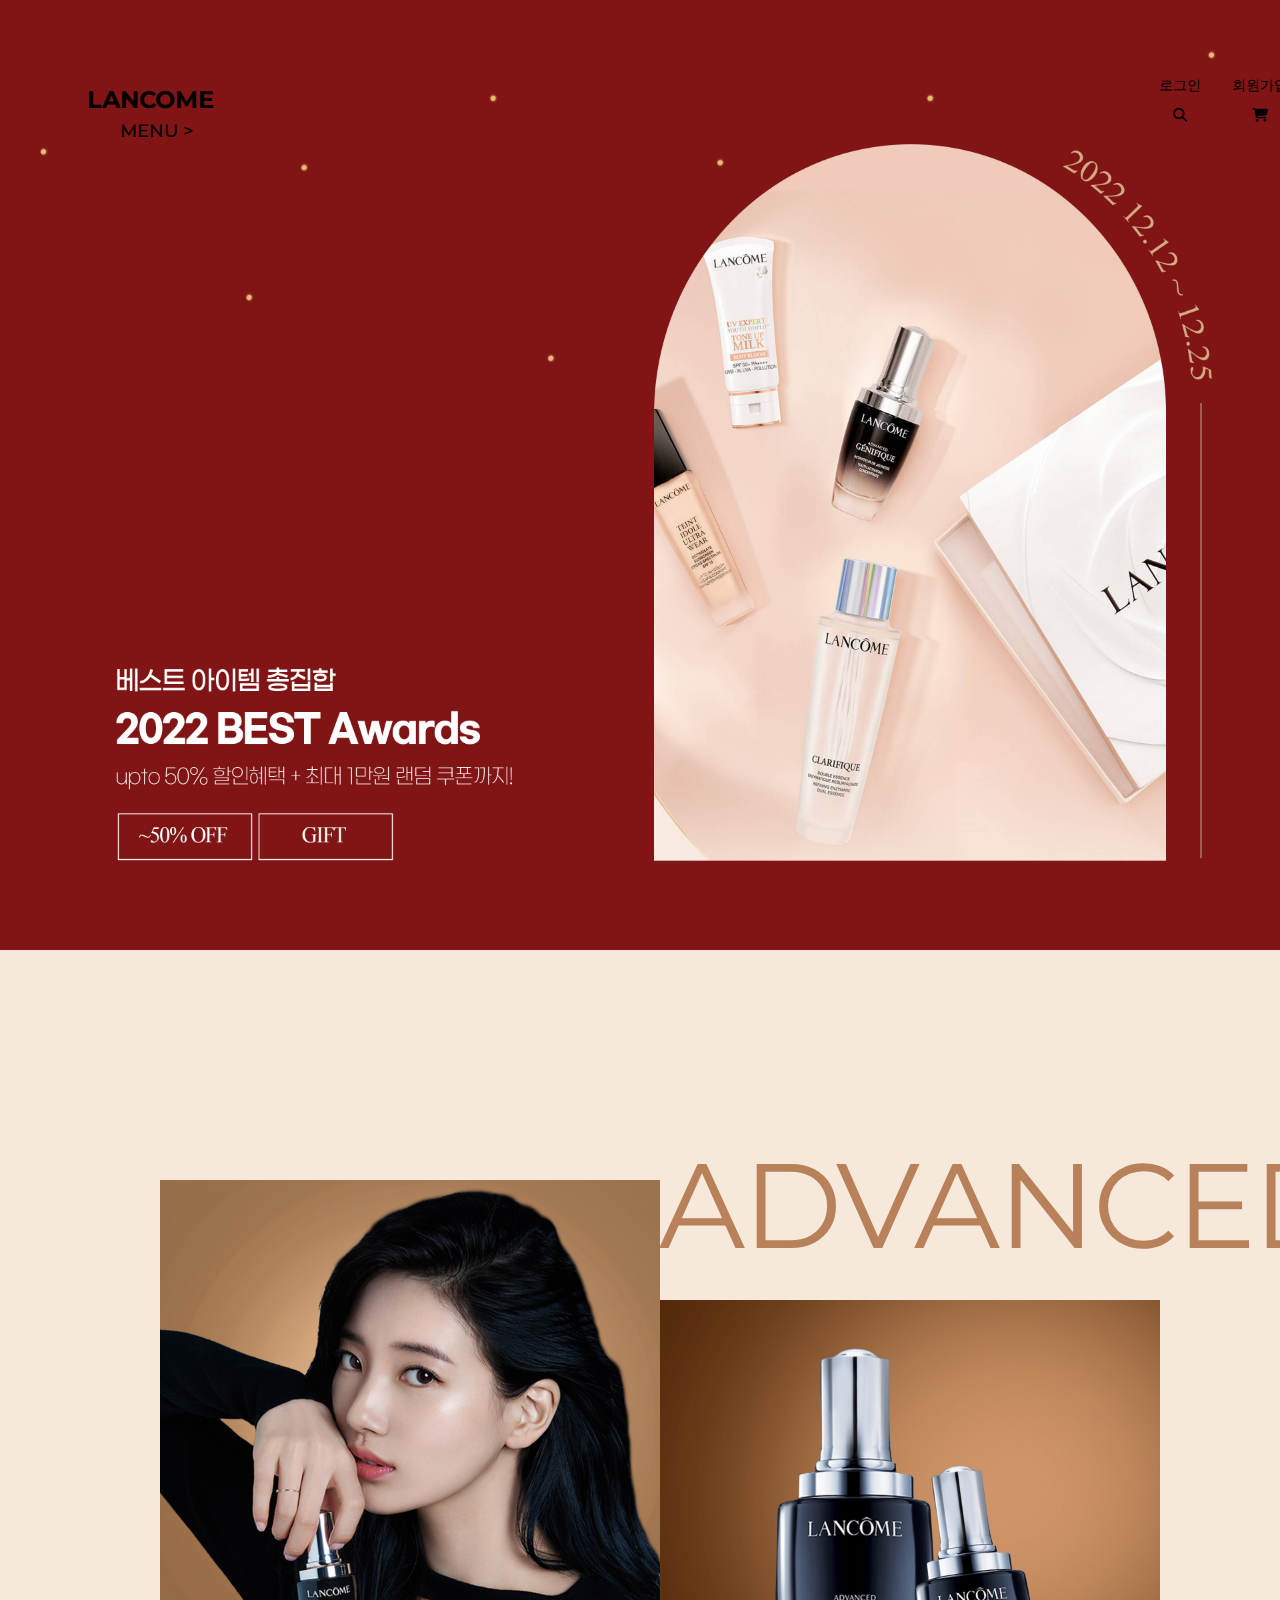
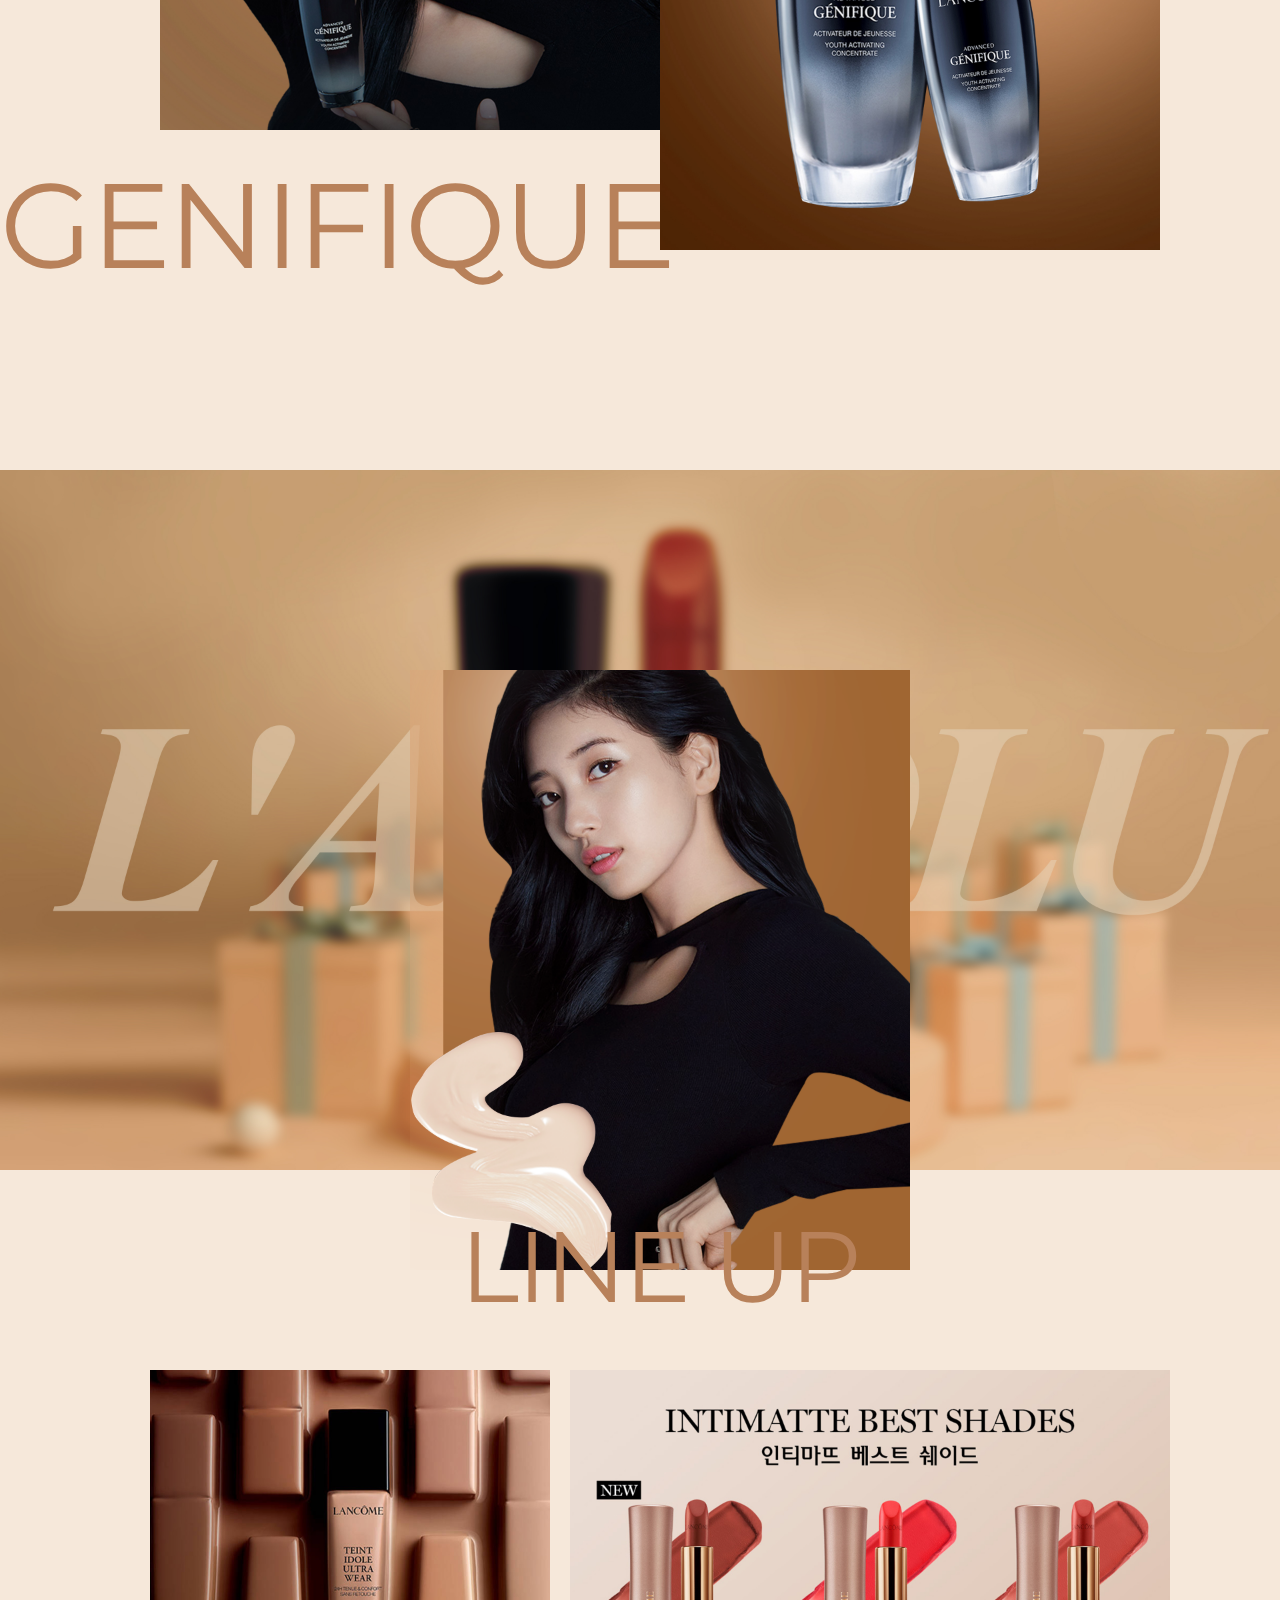
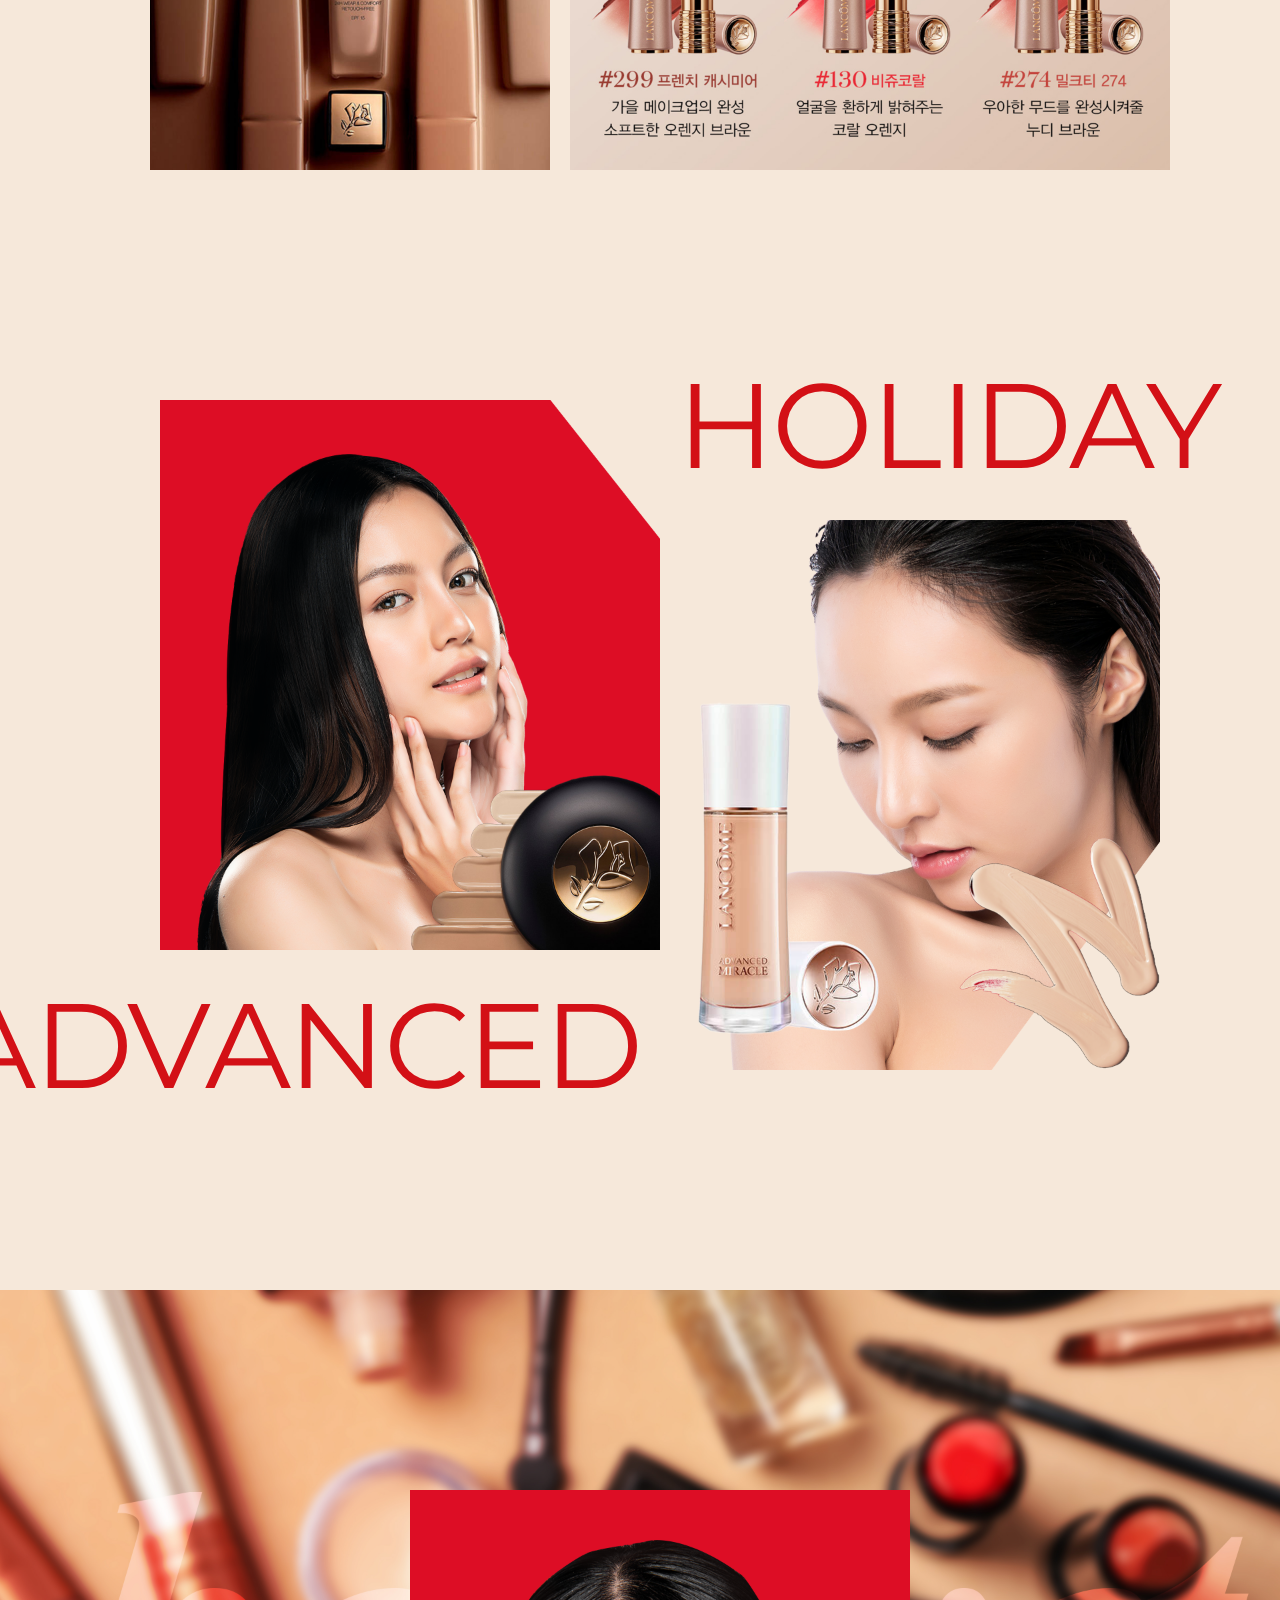
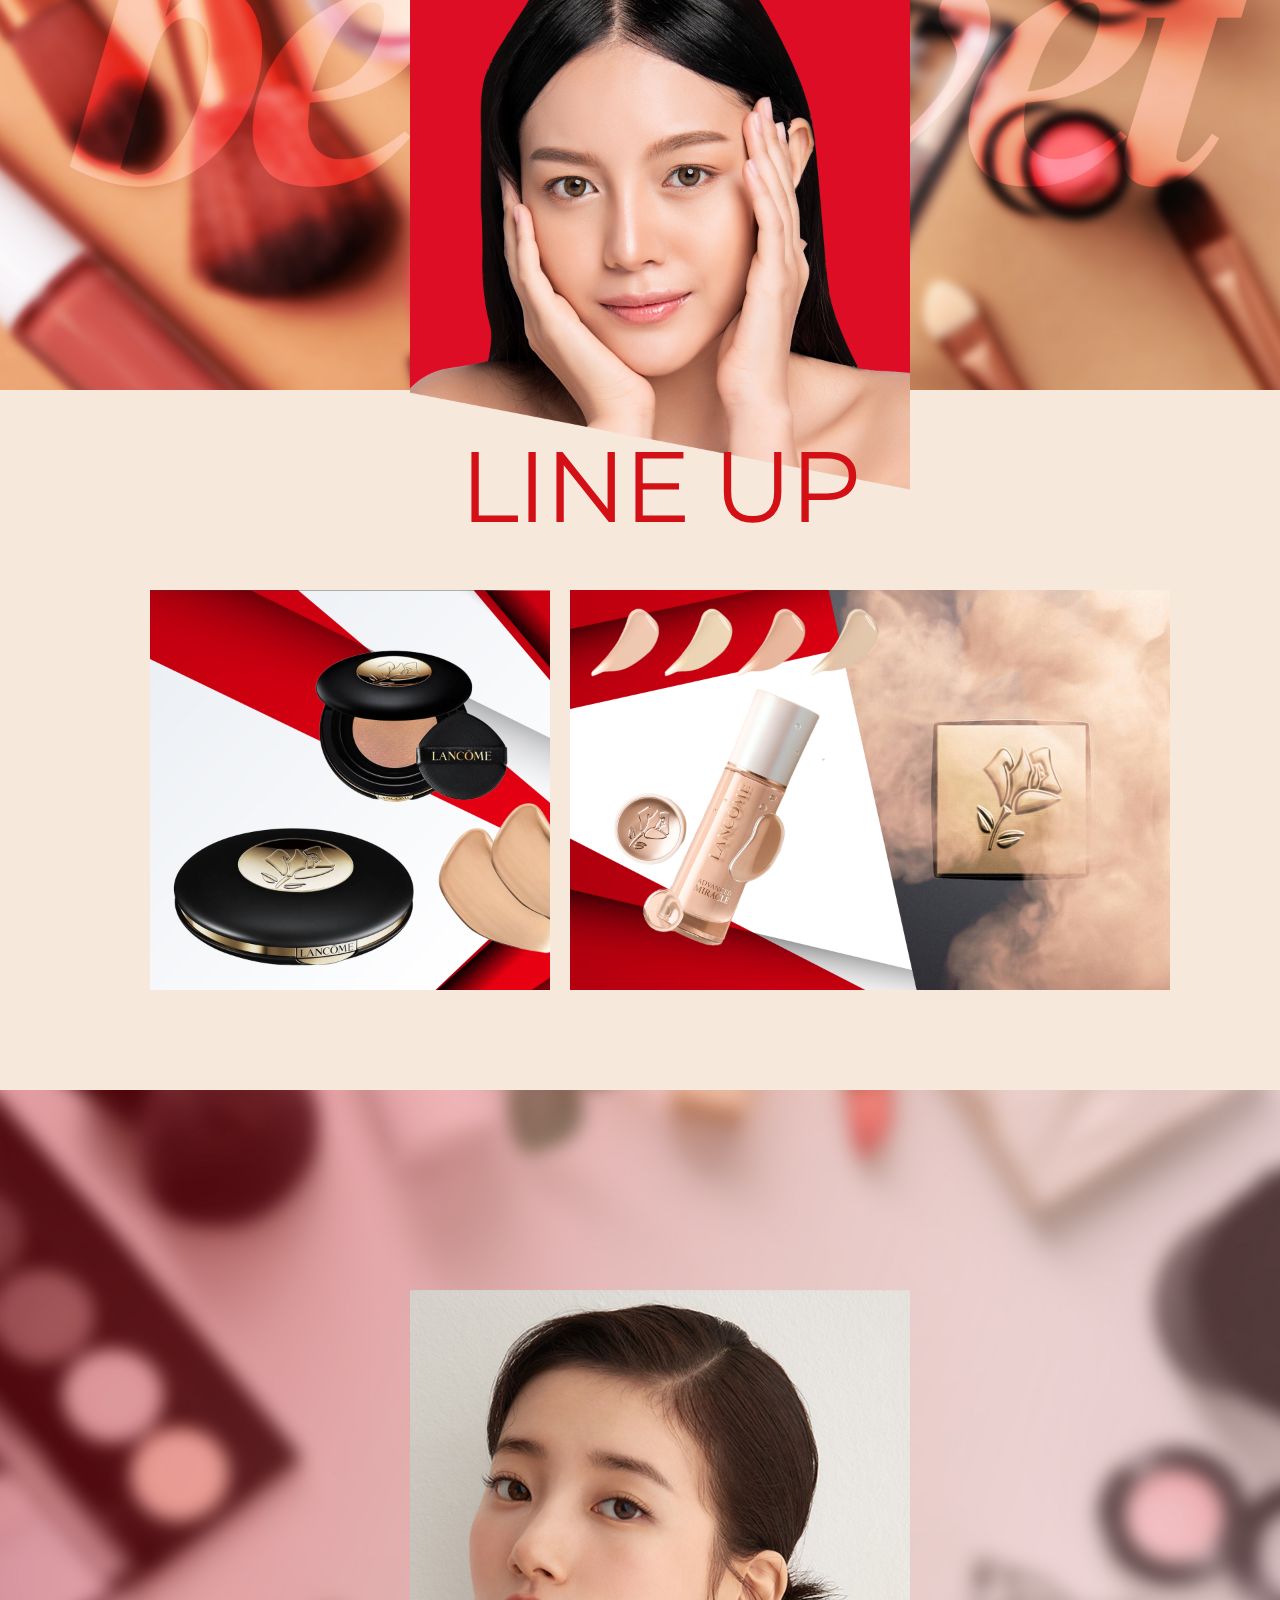
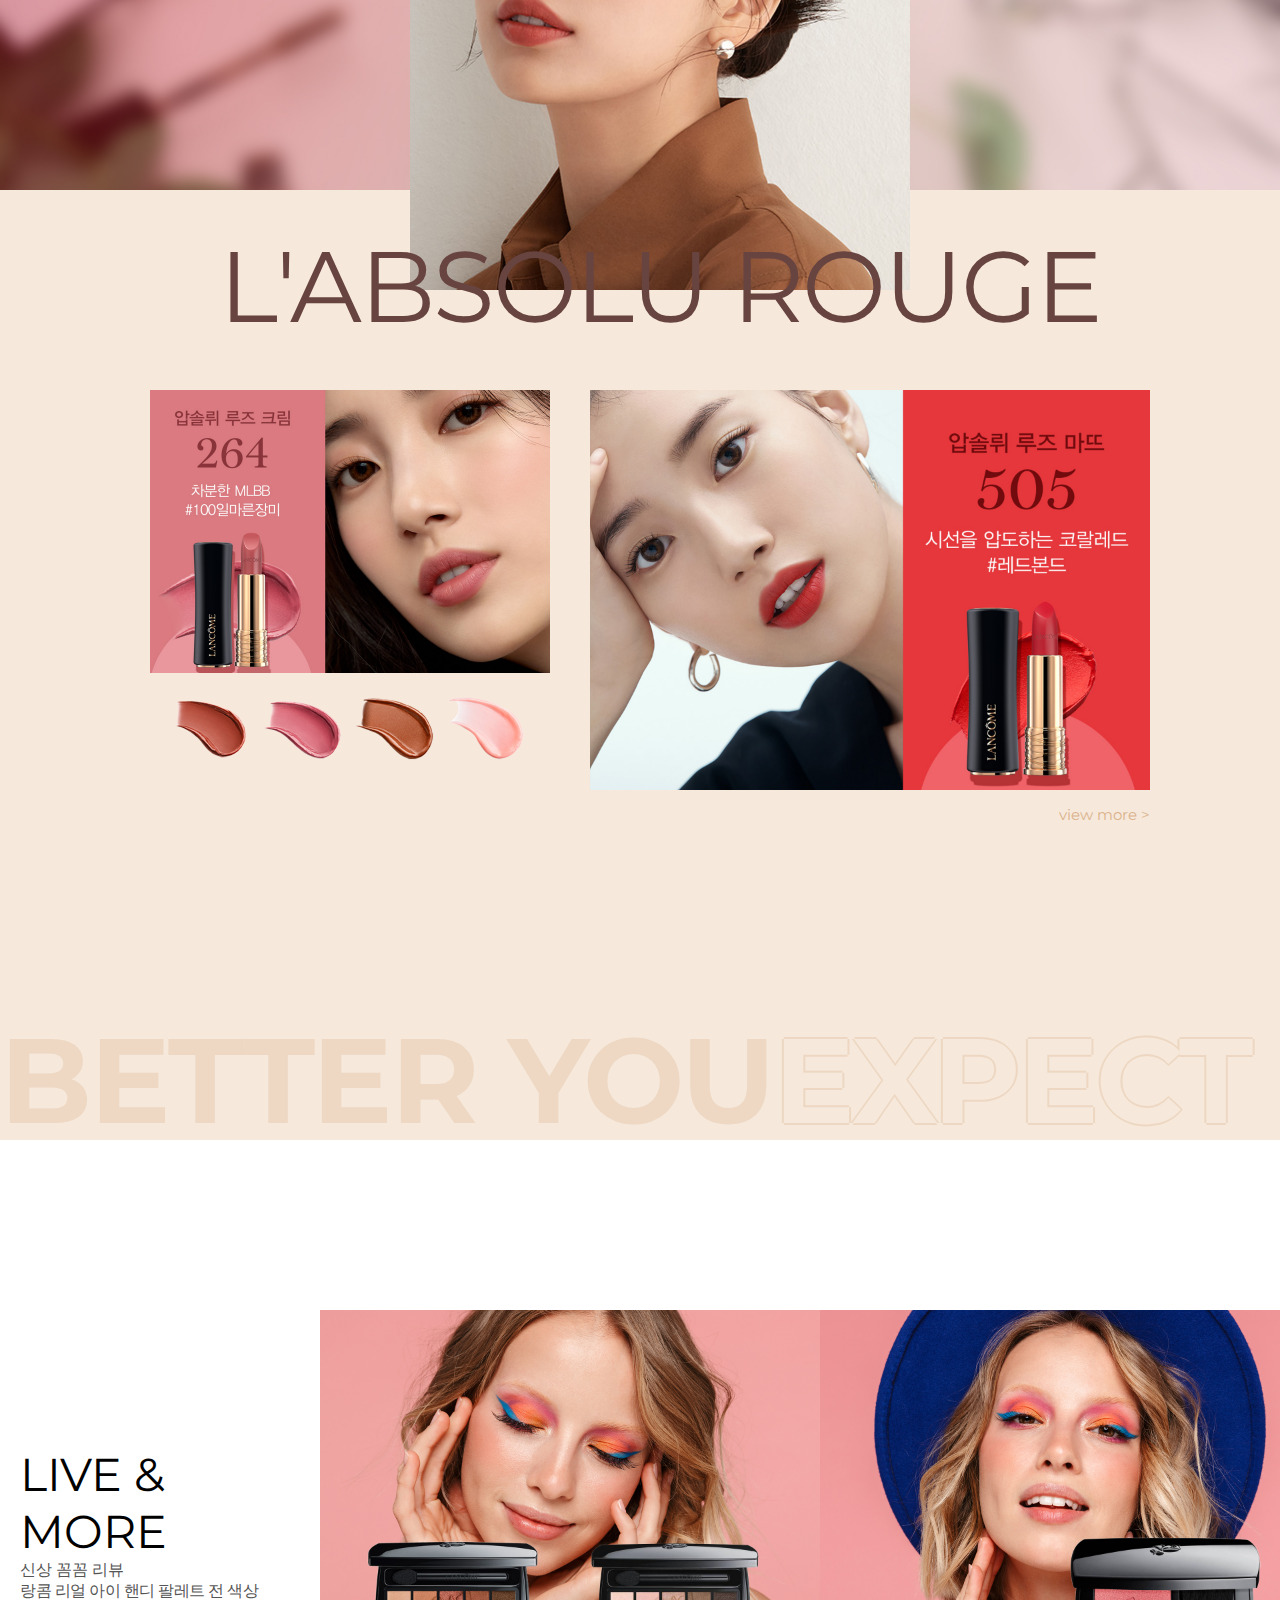
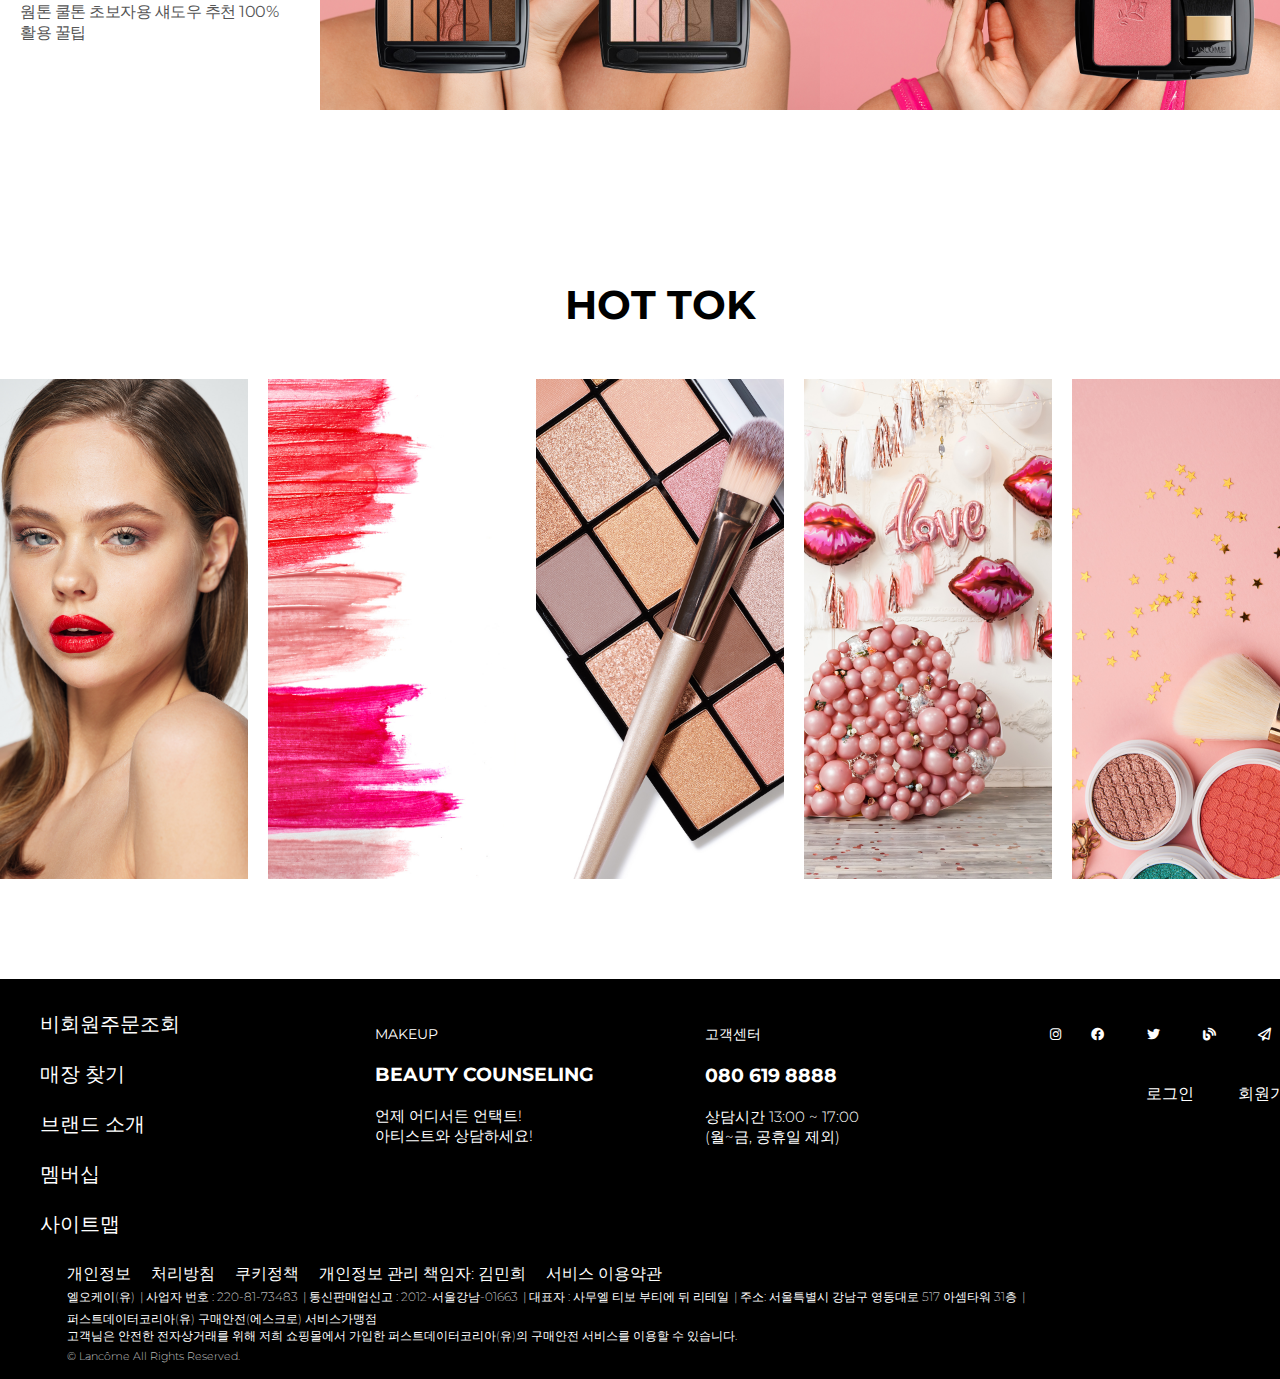
<file: index.html>
<!DOCTYPE html>
<html lang="ko">
    <head>
        <meta charset="utf-8">
        <meta http-equiv="X-UA-Compatible" content="IE=edge">
        <meta name="viewport" content="width=device-width, initial-scale=1.0">
        <meta name="author" content="song">
        <meta name="description" content="explanation">
        <script src="https://ajax.googleapis.com/ajax/libs/jquery/1.12.4/jquery.min.js"></script>
        <link rel="stylesheet" href="./css/style.css">
        <link rel="stylesheet" href="./css/all.min.css">
        <script src="./js/coustom.js" defer></script>
        <title>project lancome</title>
    </head>
    <body>
        <div id="wrap">
            <div class="header_wrap">
                <div class="slide">
                    <ul>
                        <li><a href="#"><img src="./img/lancome_3.jpg" alt="slide01"></a></li>
                        <li><a href="#"><img src="./img/lancome_2.jpg" alt="slide02"></a></li>
                        <li><a href="#"><img src="./img/lancome.jpg" alt="slide03"></a></li>
                    </ul>
                </div>
                <div class="header_top">
                    <h1><a href="#">LANCOME</a></h1>
                    <div class="login">
                        <ul>
                            <li><a href="#">로그인</a></li>
                            <li><a href="#">회원가입</a></li>
                        </ul>
                    </div>
                    <div class="search">
                        <ul>
                            <li><a href="#"><i class="fa-solid fa-magnifying-glass"></i></a></li>
                            <li><a href="#"><i class="fa-solid fa-cart-shopping"></i></a></li>
                        </ul>
                    </div>
                    <div class="header_menu"><a href="#">MENU &gt;</a></div>
                </div>
            </div><!-- header_wrap end-->
            <div class="slide_menu">
                <div class="nav_wrap">
                    <div class="nav">
                        <h2>LANCOME</h2>
                        <ul class="gnb">
                            <li><a href="#">ABOUT</a></li>
                            <li><a href="#">SHOP</a>
                                <ul>
                                    <li><a href="#">HOT DEAL</a></li>
                                    <li><a href="#">스킨케어</a></li>
                                    <li><a href="#">메이크업</a></li>
                                    <li><a href="#">향수</a></li>
                                </ul>
                            </li>
                            <li><a href="#">ARTIST SERVICE</a>
                                <ul>
                                    <li><a href="#">디지털피부진단서비스</a></li>
                                    <li><a href="#">가상메이크업서비스</a></li>
                                    <li><a href="#">백화점피부진단서비스</a></li>
                                    <li><a href="#">파운데이션컬러찾기</a></li>
                                </ul>
                            </li>
                            <li><a href="#">GIFT</a>
                                <ul>
                                    <li><a href="#">선물추천</a></li>
                                    <li><a href="#">각인서비스</a></li>
                                </ul>
                            </li>
                            <li><a href="#">COMMUNITY</a>
                                <ul>
                                    <li><a href="#">이달의 프로모션</a></li>
                                    <li><a href="#">랑콤회원혜택</a></li>
                                    <li><a href="#">랑콤마일리지혜택</a></li>
                                    <li><a href="#">NOTICE</a></li>
                                    <li><a href="#">FAQ</a></li>
                                    <li><a href="#">고객센터</a></li>
                                </ul>
                            </li>
                        </ul>
                    </div><!--nav end-->
                </div><!--nav_wrap end-->    
            </div><!--slide_menu end-->
            <div class="container">
                <div class="contents">
                    <div class="con_box01"><p>ADVANCED</p></div>
                    <div class="con_box02"><p>GENIFIQUE</p></div>
                    <div class="inbox">
                        <div class="inbox_img01"><img src="./img/holiday.jpg" alt="holiday img"></div>
                        <div class="inbox_img02"><img src="./img/genifique.jpg" alt="holiday img"></div>
                    </div>            
                </div>
            </div><!--container end-->
            <div class="new_container">
                <div class="new_inner">
                    <div class="img_bg"><a href="#"><img src="./img/labsolu.jpg" alt="img_bg"></a></div>
                    <div class="img_front">
                        <a href="#"><img src="./img/line.png" alt="img_bg"></a>
                    </div>
                    <div class="line_up"><p>LINE UP</p></div>
                    <div class="img_box">
                        <div class="img01"><img src="./img/img_box.jpg" alt="img_box01"></div>
                        <div class="img02"><img src="./img/inbox2.jpg" alt="img_box02"></div>
                    </div>
                </div>
            </div><!--new_container end-->
            <div class="container_two">
                <div class="contents">
                    <div class="con_box01"><p>HOLIDAY</p></div>
                    <div class="con_box02"><p>ADVANCED</p></div>
                    <div class="inbox">
                        <div class="inbox_img01"><img src="./img/imgbox_img01.png" alt="inbox_img01"></div>
                        <div class="inbox_img02"><img src="./img/inbox_img02.png" alt="inbox_img02"></div>
                    </div>            
                </div>
            </div><!--container_two end-->
            <div class="new_container_two">
                <div class="new_inner">
                    <div class="img_bg"><a href="#"><img src="./img/img_bg.jpg" alt="img_bg"></a></div>
                    <div class="img_front">
                        <a href="#"><img src="./img/img_front.png" alt="img_bg"></a>
                    </div>
                    <div class="line_up"><p>LINE UP</p></div>
                    <div class="img_box">
                        <div class="img01"><img src="./img/img_box_001.jpg" alt="inbox_img01"></div>
                        <div class="img02"><img src="./img/img_box_002.jpg" alt="inbox_img02"></div>
                    </div>
                </div>
            </div><!--new_container_two end-->
            <div class="new_container_three">
                <div class="new_inner">
                    <div class="img_bg"><a href="#"><img src="./img/bg.jpg" alt="img_bg"></a></div>
                    <div class="img_front">
                        <a href="#"><img src="./img/inner.jpg" alt="img_bg"></a>
                    </div>
                    <div class="line_up"><p>L'ABSOLU ROUGE</p></div>
                    <div class="img_box">
                        <div class="img01"><img src="./img/lib.png" alt="lib"></div>
                        <div class="img02"><img src="./img/lib2.png" alt="lib"></div>
                    </div>
                </div>
            </div><!--new_container_three end-->
            <div class="view_More"><p>view more &gt;</p></div>
            <div class="rolling">
                <div class="rolling_text"><p>BETTER YOU</p><span>EXPECT</span></div>
            </div>
            <div class="main_wrap">
                <div class="main_box">
                    <div class="box_wrap">
                        <p class="live">LIVE & MORE</p>
                        <p class="new">신상 꼼꼼 리뷰</p>
                        <span>랑콤 리얼 아이 핸디 팔레트 전 색상<br>웜톤 쿨톤 초보자용 섀도우 추천 100% 활용 꿀팁</span>
                    </div>
                    <div class="slide_box">
                        <div class="slide01"><a href="#"><img src="./img/livemore01.jpg" alt="livemore01 img"></a></div>
                        <div class="slide02"><a href="#"><img src="./img/livemore02.jpg" alt="livemore02 img"></a></div>
                    </div>
                </div>
            </div><!--main_wrap end-->
            <div class="hot_wrap">
                <div class="hot_insta">
                    <h3>HOT TOK</h3>
                    <div class="hot_box">
                        <div><a href="#"><img src="./img/hot_img05.jpg" alt="hot_box 01"></a></div>
                        <div><a href="#"><img src="./img/hot_img02.jpg" alt="hot_box 02"></a></div>
                        <div><a href="#"><img src="./img/hot_img03.jpg" alt="hot_box 03"></a></div>
                        <div><a href="#"><img src="./img/hot_img04.jpg" alt="hot_box 04"></a></div>
                        <div><a href="#"><img src="./img/hot_img01.jpg" alt="hot_box 05"></a></div>
                    </div>
                </div>
            </div>
            <div class="footer_wrap">
                <div class="footer">
                    <div class="foot01">
                        <ul>
                            <li><a href="#">비회원주문조회</a></li>
                            <li><a href="#">매장 찾기</a></li>
                            <li><a href="#">브랜드 소개</a></li>
                            <li><a href="#">멤버십</a></li>
                            <li><a href="#">사이트맵</a></li>
                        </ul>
                    </div>
                    <div class="foot02">
                        <div class="makeup">
                            <span>MAKEUP</span>
                            <h3>BEAUTY COUNSELING</h3>
                            <p>언제 어디서든 언택트!<br>
                            아티스트와 상담하세요!</p>
                        </div>
                    </div>
                    <div class="foot03">
                        <div class="makeup">
                            <span>고객센터</span>
                            <h3>080 619 8888</h3>
                            <p>상담시간 13:00 ~ 17:00<br>
                            (월~금, 공휴일 제외)</p>
                        </div>
                    </div>
                    <div class="foot04">
                        <div class="sns">
                            <ul>
                                <li><a href="#"><i class="fa-brands fa-instagram"></i></a></li>
                                <li><a href="#"><i class="fa-brands fa-facebook"></i></li>
                                <li><a href="#"><i class="fa-brands fa-twitter"></i></li>
                                <li><a href="#"><i class="fa-solid fa-blog"></i></li>
                                <li><a href="#"><i class="fa-regular fa-paper-plane"></i>
                            </ul>
                        </div>
                        <div class="login">
                            <ul>
                                <li><a href="#">로그인</a></li>
                                <li><a href="#">회원가입</a></li>
                            </ul>
                        </div>
                    </div>
                </div><!--footer end-->
                <div class="foot_bottom">
                    <div class="foot_bt1">
                        <ul>
                            <li><a href="#">개인정보</a></li>
                            <li><a href="#">처리방침</a></li>
                            <li><a href="#">쿠키정책</a></li>
                            <li><a href="#">개인정보 관리 책임자: 김민희</a></li>
                            <li><a href="#">서비스 이용약관</a></li>
                        </ul>
                    </div>
                    <div class="foot_bt2">
                        <p>엘오케이(유)</p>
                        <p>사업자 번호 : 220-81-73483</p>
                        <p>통신판매업신고 : 2012-서울강남-01663</p>
                        <p>대표자 : 사무엘 티보 부티에 뒤 리테일</p>
                        <p>주소: 서울특별시 강남구 영동대로 517 아셈타워 31층</p>
                    </div>
                    <div class="foot_bt3">
                        <p><a href="#">퍼스트데이터코리아(유) 구매안전(에스크로) 서비스가맹점</a></p>
                        <p>고객님은 안전한 전자상거래를 위해 저희 쇼핑몰에서 가입한 퍼스트데이터코리아(유)의 구매안전 서비스를 이용할 수 있습니다.</p>
                        <span>&copy; Lancôme All Rights Reserved.</span>
                    </div>
                </div>
            </div><!--footer_wrap end-->
         </div><!--wrap end-->
    </body>
</file>
<file: css/style.css>
@charset "utf-8";
@import url('https://fonts.googleapis.com/css2?family=Montserrat:ital,wght@0,100;0,200;0,300;0,400;0,500;0,600;0,700;0,800;0,900;1,100;1,200;1,300;1,400;1,500;1,600;1,700;1,800;1,900&display=swap');
@import url('https://webfontworld.github.io/SCoreDream/SCoreDream.css');


* { margin: 0; padding: 0;}
a { color: inherit; text-decoration: none;}
li { list-style: none;}
img { display: block;}
body { font-family: 'Montserrat', 'SCoreDream', sans-serif;}

:root { --fontColor:#666; --mainColor:black; --subColor:#d31016; --subColor2:#b8815a; --fontsubColor:#fff;}

div#wrap { width: 100%; background-color: #f6e8da;}
div.header_wrap { width: 1320px; margin: 0 auto; position: relative; }
div.header_wrap div.slide { width: 1320px; height: 950px; overflow: hidden;}
div.header_wrap div.slide ul { width: 2640px; height: 950px;}
div.header_wrap div.slide ul li { width: 1320px; height: 950px; float: left;}
div.header_wrap div.slide ul li img { width: 1320px; height: 950px;}

div.header_wrap div.header_top { width: 100%; position: absolute; top: 50px; left: 0; }
div.header_wrap div.header_top h1 { width: 200px; padding: 41px 50px; font-size: 24px; line-height: 18px; text-align: center; }
div.header_wrap div.header_top div.login { width: 160px; position: absolute; top: 20px; right: 20px;}
div.header_wrap div.header_top div.search { width: 160px;  position: absolute; top: 50px; right: 20px;}
div.header_wrap div.header_top div::after { content: ""; display: block; clear: both;}
div.header_wrap div.header_top div ul { width: 160px; }
div.header_wrap div.header_top div ul li { width: 80px; height: 30px; float: left; text-align: center; line-height: 30px; font-size: 14px; font-weight: 400;}
div.header_wrap div.header_top div.header_menu { width: 200px; position: absolute; left: 120px; top: 70px;}
div.header_wrap div.header_top div.header_menu a { display: block; font-size: 18px; font-weight: 500;}

div.slide_menu { width: 100%; position: absolute; left: 370px; top: 60px; }
div.slide_menu div.nav_wrap { width: 1320px; position: relative; }
div.slide_menu div.nav { width: 300px; height: 773px; background-color: rgba(255, 255,255,.8); padding: 25px; position: absolute; left: -1000px; }
div.slide_menu div.nav h2 { font-size: 24px;}
div.slide_menu div.nav ul.gnb { width: 600px; margin: 30px;}
div.slide_menu div.nav ul.gnb > li { width: 200px; line-height: 60px; font-size: 20px; font-weight: 600; font-family:Montserrat ; }
div.slide_menu div.nav ul.gnb > li > ul > li { width: 200px; line-height: 20px; font-size: 14px; font-weight: 500; font-family: 'SCoreDream'; }

div.container { width: 100%; margin-top: 100px;}
div.container div.contents { width: 1320px; margin: 0 auto; padding: 250px 100px 120px 100px; box-sizing: border-box; position: relative;}
div.container div.contents div.con_box01 {  position: absolute; top: 90px; right: -30px; }
div.container div.contents div.con_box01 p { font-size: 120px; line-height: 130px; color: var(--subColor2); letter-spacing: -0.02em; animation: fadeInRight 3s infinite; font-weight: 400;}
@keyframes fadeInRight {
    0% {
        opacity: 0;
        transform: translate3d(100%, 0, 0);
    }
    to {
        opacity: 1;
        transform: translateZ(0);
    }
}
div.container div.contents div.con_box02 { position: absolute; left: 0px; bottom: 80px;}
div.container div.contents div.con_box02 p { font-size: 120px; line-height: 130px; color: var(--subColor2); letter-spacing: -0.02em; animation: fadeInLeft 3s infinite; font-weight: 400;}
@keyframes fadeInLeft {
    0% {
        opacity: 0;
        transform: translate3d(-100%, 0, 0);
    }
    to {
        opacity: 1;
        transform: translateZ(0);
    }
}

div.container div.contents div.inbox { width: 1000px; margin: 0 auto; position: relative;}
div.container div.contents div.inbox::after { content: ""; display: block; clear: both;}
div.container div.contents div.inbox div.inbox_img01 { width: 500px; height: 550px; float: left; position: absolute; top: -120px; }
div.container div.contents div.inbox div.inbox_img01 img { width: 500px; height: 550px; }
div.container div.contents div.inbox div.inbox_img02 { width: 500px; height: 550px;  float: right; background: url(https://via.placeholder.com/500x550);}
div.container div.contents div.inbox div.inbox_img02 img { width: 500px; height: 550px; }

div.new_container { width: 100%; margin-top: 100px;}
div.new_container div.new_inner { width: 1320px;  margin: 0 auto; position: relative;}
div.new_container div.new_inner div.img_bg { width: 1320px; }
div.new_container div.new_inner div.img_bg img { width: 1320px; height: 700px; }
div.new_container div.new_inner div.img_front { width: 500px; position: absolute; left: 410px; top: 200px; }
div.new_container div.new_inner div.img_front img { width: 500px; height: 600px;}
div.new_container div.new_inner div.line_up { width: 100%;  position: absolute; top: 735px;}
div.new_container div.new_inner div.line_up p {font-size: 100px; letter-spacing: -0.02em; color: var(--subColor2); text-align: center; animation: fadeInDown 3s infinite;font-weight: 400;}
@keyframes fadeInDown {
    0% {
        opacity: 0;
        transform: translate3d(0, -100%, 0);
    }
    to {
        opacity: 1;
        transform: translateZ(0);
    }
}
div.new_container div.new_inner div.img_box { width: 1320px;  margin-top: 200px; display: flex; justify-content: center; align-items: center;}
div.new_container div.new_inner div.img_box div.img01 { width: 400px; height: 400px;}
div.new_container div.new_inner div.img_box div.img01 img { width: 400px; height: 400px; }
div.new_container div.new_inner div.img_box div.img02 { width: 600px; height: 400px; margin-left: 20px; background: url(https://via.placeholder.com/600x400)}
div.new_container div.new_inner div.img_box div.img02 img { width: 600px; height: 400px; }

div.container_two { width: 100%; margin-top: 100px;}
div.container_two div.contents { width: 1320px; margin: 0 auto;  padding: 250px 100px 120px 100px; box-sizing: border-box; position: relative;}
div.container_two div.contents div.con_box01 {   position: absolute; top: 90px; right: 100px;}
div.container_two div.contents div.con_box01 p { font-size: 120px; line-height: 130px; color: rgb(211, 16, 22); letter-spacing: -0.02em; animation: fadeInLeft 3s infinite;font-weight: 400;}
div.container_two div.contents div.con_box02 {   position: absolute; left: -50px; bottom: 80px;}
div.container_two div.contents div.con_box02 p { font-size: 120px; line-height: 130px; color: rgb(211, 16, 22); letter-spacing: -0.02em; animation: fadeInRight 3s infinite;font-weight: 400;}

div.container_two div.contents div.inbox { width: 1000px; margin: 0 auto; position: relative;}
div.container_two div.contents div.inbox::after { content: ""; display: block; clear: both;}
div.container_two div.contents div.inbox div.inbox_img01 { width: 500px; height: 550px;  float: left; position: absolute; top: -120px; }
div.container_two div.contents div.inbox div.inbox_img01 img { width: 500px; height: 550px; }
div.container_two div.contents div.inbox div.inbox_img02 { width: 500px; height: 550px;  float: right; }
div.container_two div.contents div.inbox div.inbox_img02 img { width: 500px; height: 550px;}

div.new_container_two { width: 100%; margin-top: 100px;}
div.new_container_two div.new_inner { width: 1320px;  margin: 0 auto;  position: relative;}
div.new_container_two div.new_inner div.img_bg { width: 1320px; }
div.new_container_two div.new_inner div.img_bg img { width: 1320px; height: 700px; }
div.new_container_two div.new_inner div.img_front { width: 500px; position: absolute; left: 410px; top: 200px; }
div.new_container_two div.new_inner div.img_front img { width: 500px; height: 600px;}
div.new_container_two div.new_inner div.line_up { width: 100%;  position: absolute; top: 735px;}
div.new_container_two div.new_inner div.line_up p {font-size: 100px; letter-spacing: -0.02em; color: rgb(211, 16, 22); text-align: center; animation: fadeInDown 3s infinite;font-weight: 400;}
div.new_container_two div.new_inner div.img_box { width: 1320px;  margin-top: 200px; display: flex; justify-content: center; align-items: center;}
div.new_container_two div.new_inner div.img_box div.img01 { width: 400px; height: 400px;}
div.new_container_two div.new_inner div.img_box div.img01 img { width: 400px; height: 400px;}
div.new_container_two div.new_inner div.img_box div.img02 { width: 600px; height: 400px; margin-left: 20px;}
div.new_container_two div.new_inner div.img_box div.img02 img { width: 600px; height: 400px; }

div.new_container_three { width: 100%; margin-top: 100px;}
div.new_container_three div.new_inner { width: 1320px;  margin: 0 auto;  position: relative;}
div.new_container_three div.new_inner div.img_bg { width: 1320px; }
div.new_container_three div.new_inner div.img_bg img { width: 1320px; height: 700px; }
div.new_container_three div.new_inner div.img_front { width: 500px; position: absolute; left: 410px; top: 200px; }
div.new_container_three div.new_inner div.img_front img { width: 500px; height: 600px;}
div.new_container_three div.new_inner div.line_up { width: 100%;  position: absolute; top: 735px;}
div.new_container_three div.new_inner div.line_up p {font-size: 100px; letter-spacing: -0.02em; color: #684441; text-align: center; animation: fadeInUp 3s infinite;font-weight: 400;}
@keyframes fadeInUp {
    0% {
        opacity: 0;
        transform: translate3d(0, 100%, 0);
    }
    to {
        opacity: 1;
        transform: translateZ(0);
    }
}

div.new_container_three div.new_inner div.img_box { width: 1320px;  margin-top: 200px; display: flex; justify-content: center; align-items: center;}
div.new_container_three div.new_inner div.img_box div.img01 { width: 400px; height: 400px; }
div.new_container_three div.new_inner div.img_box div.img01 img { width: 400px; height: 400px; }
div.new_container_three div.new_inner div.img_box div.img02 { width: 600px; height: 400px; margin-left: 20px; }
div.new_container_three div.new_inner div.img_box div.img02 img { width: 600px; height: 400px; }

div.view_More { width: 1320px; height: 50px; margin: 0 auto; }
div.view_More p { line-height: 50px; text-align: right; padding-right: 170px; font-size: 15px; color: #dab38d;}

div.rolling { width: 1320px; margin: 0 auto; height: 300px; background-color: #f6e8da; padding-top: 180px; box-sizing: border-box;}
div.rolling div.rolling_text { width: 100%; height: 100px; }
div.rolling div.rolling_text p { font-size: 120px; font-weight: 700; line-height: 1em; letter-spacing: -0.02em; color: rgba(218, 179, 141, .3); display: inline-block;}
div.rolling div.rolling_text span { font-size: 120px; font-weight: 700; line-height: 1em; letter-spacing: -0.02em; color: #f6e8da; text-shadow: -2px 0 #dab38d, 0 2px #dab38d, 2px 0 #dab38d, 0 -2px #dab38d; opacity: .3;}

div.main_wrap { width: 100%; background-color: #fff; padding: 70px 0 20px 0;}
div.main_wrap div.main_box { width: 1320px; margin: 100px auto; display: flex; align-items: center; }
div.main_wrap div.main_box div.box_wrap { width: 400px;  padding: 100px 0 30px 20px; margin-right: 20px;}
div.main_wrap div.main_box div.box_wrap p.live { font-size: 46px; }
div.main_wrap div.main_box div.box_wrap p.new { font-size: 16px; color: #555;}
div.main_wrap div.main_box div.box_wrap span { font-size: 16px; color: #555; letter-spacing: -0.03em; word-break: keep-all;}

div.main_wrap div.main_box div.slide_box { width: 1000px; height: 400px;  display: flex; justify-content: center;}
div.main_wrap div.main_box div.slide_box div.slide01 { width: 500px; height: 400px; }
div.main_wrap div.main_box div.slide_box div.slide01 img { width: 500px; height: 400px; }
div.main_wrap div.main_box div.slide_box div.slide02 { width: 500px; height: 400px; }
div.main_wrap div.main_box div.slide_box div.slide02 img { width: 500px; height: 400px; }

div.hot_wrap { width: 100%; background-color: #fff; padding-bottom: 100px;}
div.hot_wrap div.hot_insta { width: 1320px; margin: 0 auto;} 
div.hot_wrap div.hot_insta h3 { font-size: 40px; text-align: center; padding: 50px 0;} 
div.hot_wrap div.hot_box { width: 100%;  display: flex; justify-content: space-between;} 
div.hot_wrap div.hot_box > div { width: 248px;} 
div.hot_wrap div.hot_box > div img { width: 248px; height: 500px;} 




div.footer_wrap { width: 100%; height: 400px; background-color: black; color: white; }
div.footer_wrap div.footer { width: 1320px; height: 270px; margin: 0 auto; display: flex; justify-content: space-between;}
div.footer_wrap div.footer div.foot01 { width: calc(100%/4); height: 300px; }
div.footer_wrap div.footer div.foot01 ul { width: 100%; height: 100%;}
div.footer_wrap div.footer div.foot01 ul li { width: 280px; height: 10px; line-height: 10px; padding: 40px 0px 0px 40px; font-size: 20px;}


div.footer_wrap div.footer div.foot02 { width: calc(100%/4); height: 300px; }
div.footer_wrap div.footer div.foot02 div.makeup { width: 240px; height: 180px;  padding: 20px; margin: 25px;}
div.footer_wrap div.footer div.foot02 div.makeup span { font-size: 14px;}
div.footer_wrap div.footer div.foot02 div.makeup h3 {margin-top: 20px; }
div.footer_wrap div.footer div.foot02 div.makeup p {margin-top: 20px; font-weight: 300; font-size: 15px; }

div.footer_wrap div.footer div.foot03 { width: calc(100%/4); height: 300px; }
div.footer_wrap div.footer div.foot03 div.makeup { width: 240px; height: 180px;  padding: 20px; margin: 25px;}
div.footer_wrap div.footer div.foot03 div.makeup span { font-size: 14px;}
div.footer_wrap div.footer div.foot03 div.makeup h3 {margin-top: 20px; }
div.footer_wrap div.footer div.foot03 div.makeup p {margin-top: 20px; font-weight: 300; font-size: 15px; }

div.footer_wrap div.footer div.foot04 { width: calc(100%/4); height: 300px; }
div.footer_wrap div.footer div.foot04 div.sns { width: 240px; height:60px;  margin: 25px 20px 0 50px;}
div.footer_wrap div.footer div.foot04 div.sns ul { width: 100%; height: 100%;  display: flex; justify-content: space-between; align-items: center;}
div.footer_wrap div.footer div.foot04 div.sns ul li { width: 30px; height: 30px;  line-height: 30px; text-align: center; font-size: 13px;}
div.footer_wrap div.footer div.foot04 div.login { width: 100%; height: 30px; margin-top: 20px;}
div.footer_wrap div.footer div.foot04 div.login ul { width: 200px; height: 30px; display: flex; margin-left: auto;}
div.footer_wrap div.footer div.foot04 div.login ul li { width: 100px; height: 30px; text-align: center;}

div.footer_wrap div.foot_bottom { width: 1320px; margin: 0 auto; padding-left: 57px; }
div.footer_wrap div.foot_bottom div.foot_bt1 { width: 100%; height: 30px; font-weight: 300;} 
div.footer_wrap div.foot_bottom div.foot_bt1 ul { width: 100%; display: flex; } 
div.footer_wrap div.foot_bottom div.foot_bt1 ul li { height: 20px; text-align: center; line-height: 30px; padding: 10px; } 
div.footer_wrap div.foot_bottom div.foot_bt2 { width: 100%; padding: 10px 0 5px 10px; box-sizing: border-box; font-size: 12px; font-weight: 200;} 
div.footer_wrap div.foot_bottom div.foot_bt2 p { display: inline-block;} 
div.footer_wrap div.foot_bottom div.foot_bt2 p::after { content: "|"; float: right; display: block; margin-left: 5px;} 
div.footer_wrap div.foot_bottom div.foot_bt3 { width: 100%; padding: 0 0 0 10px; box-sizing: border-box; font-weight: 200;}
div.footer_wrap div.foot_bottom div.foot_bt3 p { font-size: 12px;}
div.footer_wrap div.foot_bottom div.foot_bt3 span { font-size: 11px;}
</file>
